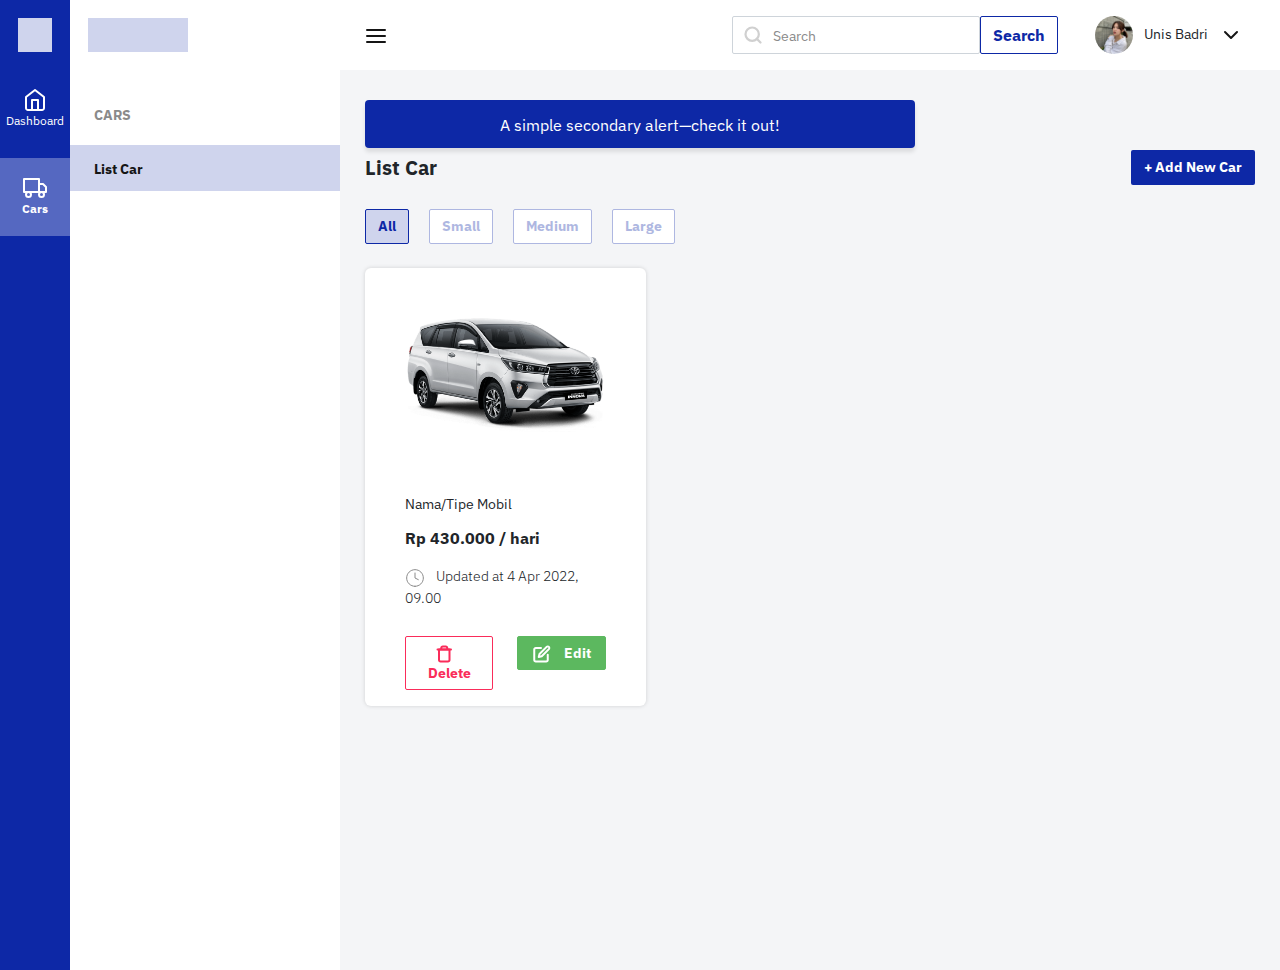
<file: index.html>
<!DOCTYPE html>
<html lang="en">

<head>
    <meta charset="UTF-8">
    <meta http-equiv="X-UA-Compatible" content="IE=edge">
    <meta name="viewport" content="width=device-width, initial-scale=1.0">
    <title>Halo</title>

    <link rel="stylesheet" href="./vendor/bootstrap/css/bootstrap.min.css">

    <link rel="stylesheet" href="./assets/css/style.css">
</head>

<body>
    <div class="main d-flex">
        <div class="sidebar">
            <a href="">
                <img class="logo" src="./assets/img/logo.svg" alt="">
            </a>
            <div class="sidebar-item">
                <ul>
                    <li>
                        <a href="">
                            <img class="sidebar-item-icon" src="./assets/img/fi_home.svg" alt="">
                            <p>Dashboard</p>
                        </a>
                    </li>
                    <li class="active">
                        <a href="">
                            <img class="sidebar-item-icon" src="./assets/img/fi_truck.svg" alt="">
                            <p>Cars</p>
                        </a>
                    </li>
                </ul>
            </div>
        </div>
        <div class="content w-100">
            <nav class="navbar navbar-expand-lg bg-body-white  m-0 p-0">
                <div class="container-fluid m-0 p-0">
                    <a class="navbar-brand m-0 p-0" href="#">
                        <img class="logo-inner" src="./assets/img/logo_inner.svg" alt="Logo" width="100" height="34"
                            class="d-inline-block align-text-top">
                    </a>
                    <button class="navbar-toggler" type="button" data-bs-toggle="collapse"
                        data-bs-target="#navbarSupportedContent" aria-controls="navbarSupportedContent"
                        aria-expanded="false" aria-label="Toggle navigation">
                        <span class="navbar-toggler-icon"></span>
                    </button>
                    <div class="collapse navbar-collapse" id="navbarSupportedContent">
                        <ul class="navbar-nav me-auto mb-2 mb-lg-0">
                            <li class="nav-item">
                                <button class="nav-link">
                                    <img class="menu-icon" src="./assets/img/fi_menu.svg" alt="Menu">
                                </button>
                            </li>
                        </ul>
                        <form class="d-flex" role="search">
                            <div class="search-container">
                                <input class="form-control search-input" type="text" name="search" id="search"
                                    placeholder="Search">
                                <button class="btn btn-outline-custom">Search</button>
                            </div>
                        </form>

                        <div class="d-flex">

                            <button class="btn profile">
                                <img class="profile-picture rounded-circle" src="./assets/img/profile_picture.jpg"
                                    alt="Profile Picture">
                                Unis Badri
                                <img class="arrow-down" src="./assets/img/fi_chevron-down.svg" alt="Chevron Down">
                            </button>
                        </div>
                    </div>
                </div>
            </nav>
            <div class="row m-0 p-0">
                <div class="col m-0 p-0 sidebar-inner">
                    <p>Cars</p>
                    <ul class="sidebar-inner-item">
                        <li>
                            <a href="">List Car</a>
                        </li>

                    </ul>
                </div>
                <div class="col container-content">
                    <nav style="--bs-breadcrumb-divider: '>';" aria-label="breadcrumb">
                        <ol class="breadcrumb ">
                            <li class="breadcrumb-item"><a href="#">Cars</a></li>
                            <li class="breadcrumb-item active" aria-current="page">List Car</li>
                        </ol>
                    </nav>

                    <!-- Alert -->
                    <div class="alert alert-custom alert-primary-custom text-center" role="alert">
                        A simple secondary alert—check it out!
                    </div>

                    <div class="row">
                        <div class="col my-auto">
                            <h3 class="page-title">List Car</h3>


                        </div>
                        <div class="col text-end">
                            <button class="btn btn-custom-primary ">+ Add New Car</button>
                        </div>
                    </div>
                    <div class="filter-menu">
                        <ul>
                            <li>
                                <a class="btn btn-custom-filter active" disabled href="">All</a>
                            </li>
                            <li>
                                <a class="btn btn-custom-filter" href="">Small</a>
                            </li>
                            <li>
                                <a class="btn btn-custom-filter" href="">Medium</a>
                            </li>
                            <li>
                                <a class="btn btn-custom-filter" href="">Large</a>
                            </li>
                        </ul>
                    </div>
                    <div class="car-card">
                        <div class="row">
                            <div class="col-lg-4">
                                <div class="card m-card">
                                    <img src="./assets/img/car_image.png" class="card-img-top" alt="Car Image">
                                    <div class="card-body">
                                        <h5 class="card-title">Nama/Tipe Mobil</h5>
                                        <h5 class="card-subtitle">Rp 430.000 / hari</h5>
                                        <h5 class="card-updated-time">
                                            <img src="./assets/img/fi_clock.svg" alt="Clock">
                                            Updated at 4 Apr 2022, 09.00
                                        </h5>
                                        <div class="row button-action">
                                            <div class="col-6">
                                                <button data-bs-toggle="modal" data-bs-target="#modal{id}"
                                                    class="btn w-100 btn-outline-danger btn-outline-delete text-center"
                                                    href="">
                                                    <img src="./assets/img/fi_trash.svg" alt="Delete Icon">
                                                    Delete
                                                </button>
                                            </div>
                                            <div class="col-6">
                                                <a class="btn w-100 btn-success btn-edit text-center"
                                                    href="update.html">
                                                    <img src="./assets/img/fi_edit.svg" alt="Edit Icon">
                                                    Edit
                                                </a>
                                            </div>
                                            <!-- Modal -->
                                            <div class="modal fade" id="modal{id}" tabindex="-1"
                                                aria-labelledby="exampleModalLabel" aria-hidden="true">
                                                <div class="modal-dialog modal-dialog-centered">
                                                    <div class="modal-content">

                                                        <div class="modal-body text-center">
                                                            <img class="modal-img" src="./assets/img/img_modal.png"
                                                                alt="Modal image">
                                                            <h4 class="modal-title">Menghapus Data Mobil</h4>
                                                            <h5 class="modal-text">Setelah dihapus, data mobil tidak
                                                                dapat
                                                                dikembalikan. Yakin ingin menghapus?</h5>
                                                            <div>
                                                                <a href="delete/id"
                                                                    class="btn btn-custom-primary btn-accept w-auto mx-1">
                                                                    Ya
                                                                </a>
                                                                <button data-bs-dismiss="modal"
                                                                    class="btn btn-outline-custom btn-cancel w-auto mx-1">
                                                                    Tidak
                                                                </button>

                                                            </div>


                                                        </div>

                                                    </div>
                                                </div>
                                            </div>
                                        </div>
                                    </div>
                                </div>
                            </div>



                        </div>
                    </div>
                </div>
            </div>
        </div>
    </div>

    <script src="./vendor/bootstrap/js/bootstrap.bundle.js"></script>
</body>

</html>
</file>
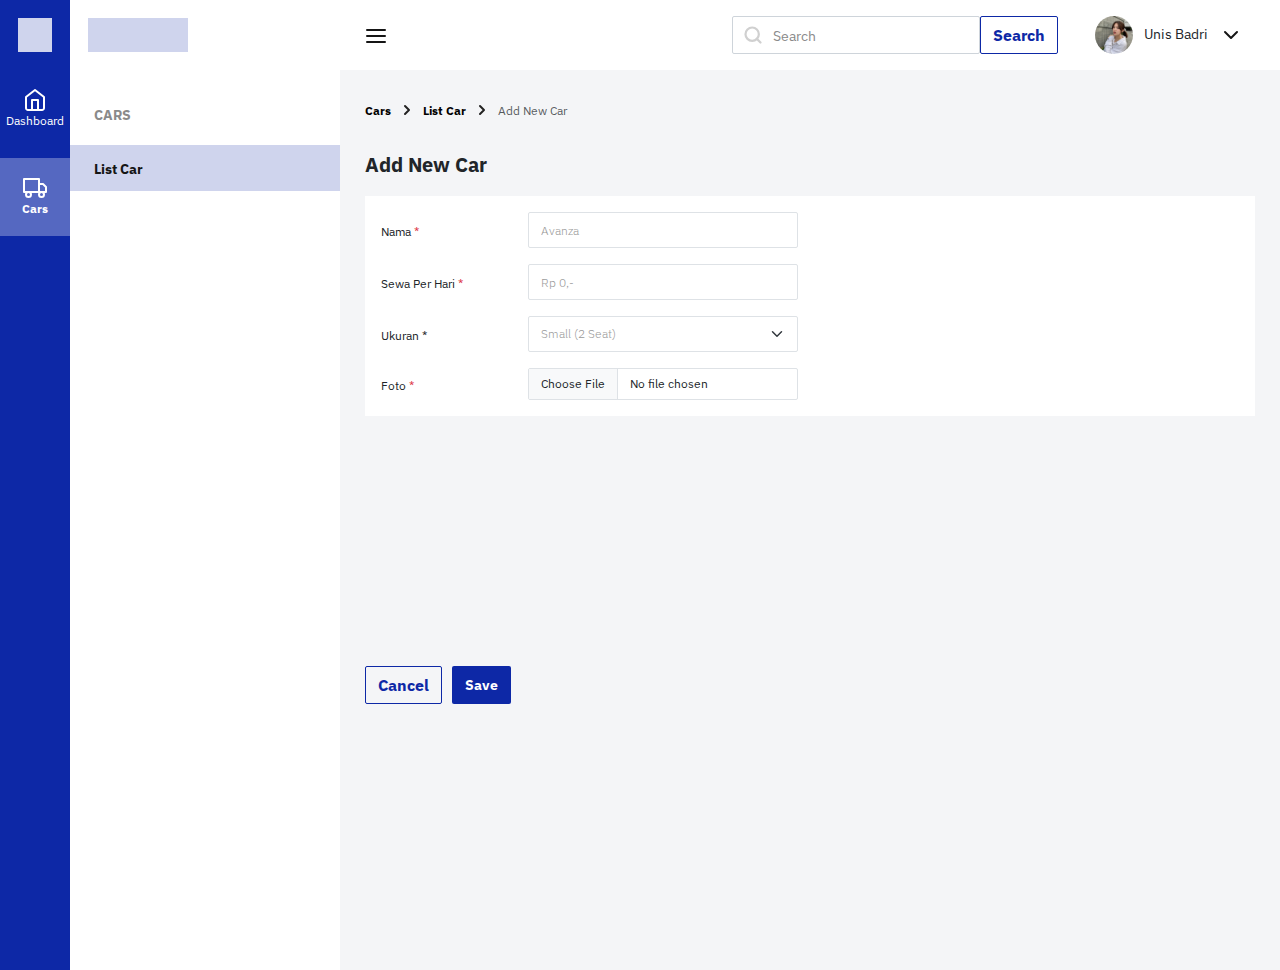
<file: add.html>
<!DOCTYPE html>
<html lang="en">

<head>
    <meta charset="UTF-8">
    <meta http-equiv="X-UA-Compatible" content="IE=edge">
    <meta name="viewport" content="width=device-width, initial-scale=1.0">
    <title>Halo</title>

    <link rel="stylesheet" href="./vendor/bootstrap/css/bootstrap.min.css">

    <link rel="stylesheet" href="./assets/css/style.css">
</head>

<body>
    <div class="main d-flex">
        <div class="sidebar">
            <a href="">
                <img class="logo" src="./assets/img/logo.svg" alt="">
            </a>
            <div class="sidebar-item">
                <ul>
                    <li>
                        <a href="">
                            <img class="sidebar-item-icon" src="./assets/img/fi_home.svg" alt="">
                            <p>Dashboard</p>
                        </a>
                    </li>
                    <li class="active">
                        <a href="">
                            <img class="sidebar-item-icon" src="./assets/img/fi_truck.svg" alt="">
                            <p>Cars</p>
                        </a>
                    </li>
                </ul>
            </div>
        </div>
        <div class="content w-100">
            <nav class="navbar navbar-expand-lg bg-body-white  m-0 p-0">
                <div class="container-fluid m-0 p-0">
                    <a class="navbar-brand m-0 p-0" href="#">
                        <img class="logo-inner" src="./assets/img/logo_inner.svg" alt="Logo" width="100" height="34"
                            class="d-inline-block align-text-top">
                    </a>
                    <button class="navbar-toggler" type="button" data-bs-toggle="collapse"
                        data-bs-target="#navbarSupportedContent" aria-controls="navbarSupportedContent"
                        aria-expanded="false" aria-label="Toggle navigation">
                        <span class="navbar-toggler-icon"></span>
                    </button>
                    <div class="collapse navbar-collapse" id="navbarSupportedContent">
                        <ul class="navbar-nav me-auto mb-2 mb-lg-0">
                            <li class="nav-item">
                                <button class="nav-link">
                                    <img class="menu-icon" src="./assets/img/fi_menu.svg" alt="Menu">
                                </button>
                            </li>
                        </ul>
                        <form class="d-flex" role="search">
                            <div class="search-container">
                                <input class="form-control search-input" type="text" name="search" id="search"
                                    placeholder="Search">
                                <button class="btn btn-outline-custom">Search</button>
                            </div>
                        </form>

                        <div class="d-flex">

                            <button class="btn profile">
                                <img class="profile-picture rounded-circle" src="./assets/img/profile_picture.jpg"
                                    alt="Profile Picture">
                                Unis Badri
                                <img class="arrow-down" src="./assets/img/fi_chevron-down.svg" alt="Chevron Down">
                            </button>
                        </div>
                    </div>
                </div>
            </nav>
            <div class="row m-0 p-0">
                <div class="col m-0 p-0 sidebar-inner">
                    <p>Cars</p>
                    <ul class="sidebar-inner-item">
                        <li>
                            <a href="">List Car</a>
                        </li>

                    </ul>
                </div>
                <div class="col container-content">
                    <nav style="--bs-breadcrumb-divider: '>';" aria-label="breadcrumb">
                        <ol class="breadcrumb ">
                            <li class="breadcrumb-item"><a href="#">Cars</a></li>
                            <li class="breadcrumb-item"><a href="#">List Car</a></li>
                            <li class="breadcrumb-item active" aria-current="page">Add New Car</li>
                        </ol>
                    </nav>
                    <div class="row">
                        <div class="col my-auto">
                            <h3 class="page-title">Add New Car</h3>
                        </div>
                        <div class="col text-end">
                        </div>
                    </div>
                    <div class="container-fluid container-form">
                        <form action="" method="post" enctype="multipart/form-data">
                            <div class="row row-form">
                                <div class="col-lg-2 my-auto">
                                    <label for="name">Nama <span class="text-danger">*</span></label>
                                </div>
                                <div class="col-lg-4 ">
                                    <input class="form-control form-custom" type="text" name="name" placeholder="Avanza"
                                        id="name">
                                </div>
                            </div>
                            <div class="row row-form">
                                <div class="col-lg-2 my-auto">
                                    <label for="rentPerDay">Sewa Per Hari <span class="text-danger">*</span></label>
                                </div>
                                <div class="col-lg-4 ">
                                    <input class="form-control form-custom" type="text" name="rentPerDay"
                                        placeholder="Rp 0,-" id="rentPerDay">
                                </div>
                            </div>
                            <div class="row row-form">
                                <div class="col-lg-2 my-auto">
                                    <label for="name">Ukuran <span>*</span></label>
                                </div>
                                <div class="col-lg-4 ">
                                    <select class="form-select" aria-label="Default select example">
                                        <option value="2" selected>Small (2 Seat)</option>
                                        <option value="4">Medium (4 Seat)</option>
                                        <option value="6">Medium (6 Seat)</option>
                                        <option value="8">Large (8 Seat)</option>
                                    </select>
                                </div>
                            </div>
                            <div class="row row-form">
                                <div class="col-lg-2 my-auto">
                                    <label for="photo">Foto <span class="text-danger">*</span></label>
                                </div>
                                <div class="col-lg-4 ">
                                    <input class="form-control form-file" type="file" id="formFile">
                                </div>
                            </div>


                    </div>

                    <div class="container-fluid">
                        <div class="row button-group ">
                            <button class="btn btn-outline-custom btn-cancel w-auto">Cancel</button>
                            <button class="btn btn-custom-primary  w-auto">Save</button>
                        </div>
                        </form>
                    </div>

                </div>

            </div>



        </div>
    </div>

    <script src="./vendor/bootstrap/js/bootstrap.bundle.js"></script>
</body>

</html>
</file>
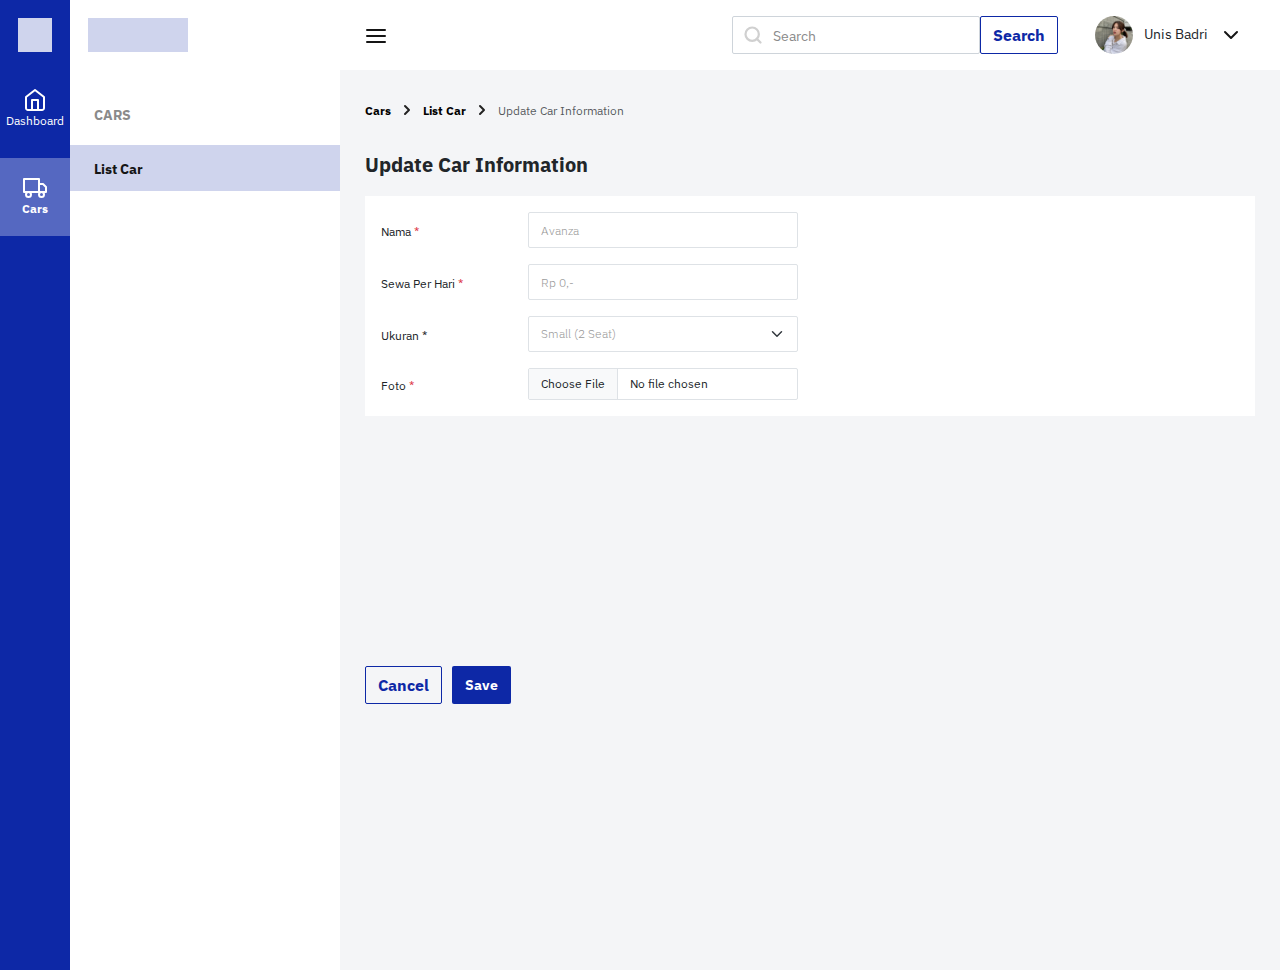
<file: update.html>
<!DOCTYPE html>
<html lang="en">

<head>
    <meta charset="UTF-8">
    <meta http-equiv="X-UA-Compatible" content="IE=edge">
    <meta name="viewport" content="width=device-width, initial-scale=1.0">
    <title>Halo</title>

    <link rel="stylesheet" href="./vendor/bootstrap/css/bootstrap.min.css">

    <link rel="stylesheet" href="./assets/css/style.css">
</head>

<body>
    <div class="main d-flex">
        <div class="sidebar">
            <a href="">
                <img class="logo" src="./assets/img/logo.svg" alt="">
            </a>
            <div class="sidebar-item">
                <ul>
                    <li>
                        <a href="">
                            <img class="sidebar-item-icon" src="./assets/img/fi_home.svg" alt="">
                            <p>Dashboard</p>
                        </a>
                    </li>
                    <li class="active">
                        <a href="">
                            <img class="sidebar-item-icon" src="./assets/img/fi_truck.svg" alt="">
                            <p>Cars</p>
                        </a>
                    </li>
                </ul>
            </div>
        </div>
        <div class="content w-100">
            <nav class="navbar navbar-expand-lg bg-body-white  m-0 p-0">
                <div class="container-fluid m-0 p-0">
                    <a class="navbar-brand m-0 p-0" href="#">
                        <img class="logo-inner" src="./assets/img/logo_inner.svg" alt="Logo" width="100" height="34"
                            class="d-inline-block align-text-top">
                    </a>
                    <button class="navbar-toggler" type="button" data-bs-toggle="collapse"
                        data-bs-target="#navbarSupportedContent" aria-controls="navbarSupportedContent"
                        aria-expanded="false" aria-label="Toggle navigation">
                        <span class="navbar-toggler-icon"></span>
                    </button>
                    <div class="collapse navbar-collapse" id="navbarSupportedContent">
                        <ul class="navbar-nav me-auto mb-2 mb-lg-0">
                            <li class="nav-item">
                                <button class="nav-link">
                                    <img class="menu-icon" src="./assets/img/fi_menu.svg" alt="Menu">
                                </button>
                            </li>
                        </ul>
                        <form class="d-flex" role="search">
                            <div class="search-container">
                                <input class="form-control search-input" type="text" name="search" id="search"
                                    placeholder="Search">
                                <button class="btn btn-outline-custom">Search</button>
                            </div>
                        </form>

                        <div class="d-flex">

                            <button class="btn profile">
                                <img class="profile-picture rounded-circle" src="./assets/img/profile_picture.jpg"
                                    alt="Profile Picture">
                                Unis Badri
                                <img class="arrow-down" src="./assets/img/fi_chevron-down.svg" alt="Chevron Down">
                            </button>
                        </div>
                    </div>
                </div>
            </nav>
            <div class="row m-0 p-0">
                <div class="col m-0 p-0 sidebar-inner">
                    <p>Cars</p>
                    <ul class="sidebar-inner-item">
                        <li>
                            <a href="">List Car</a>
                        </li>

                    </ul>
                </div>
                <div class="col container-content">
                    <nav style="--bs-breadcrumb-divider: '>';" aria-label="breadcrumb">
                        <ol class="breadcrumb ">
                            <li class="breadcrumb-item"><a href="#">Cars</a></li>
                            <li class="breadcrumb-item"><a href="#">List Car</a></li>
                            <li class="breadcrumb-item active" aria-current="page">Update Car Information</li>
                        </ol>
                    </nav>
                    <div class="row">
                        <div class="col my-auto">
                            <h3 class="page-title">Update Car Information</h3>
                        </div>
                        <div class="col text-end">
                        </div>
                    </div>
                    <div class="container-fluid container-form">
                        <form action="" method="post" enctype="multipart/form-data">
                            <div class="row row-form">
                                <div class="col-lg-2 my-auto">
                                    <label for="name">Nama <span class="text-danger">*</span></label>
                                </div>
                                <div class="col-lg-4 ">
                                    <input class="form-control form-custom" type="text" name="name" placeholder="Avanza"
                                        id="name">
                                </div>
                            </div>
                            <div class="row row-form">
                                <div class="col-lg-2 my-auto">
                                    <label for="rentPerDay">Sewa Per Hari <span class="text-danger">*</span></label>
                                </div>
                                <div class="col-lg-4 ">
                                    <input class="form-control form-custom" type="text" name="rentPerDay"
                                        placeholder="Rp 0,-" id="rentPerDay">
                                </div>
                            </div>
                            <div class="row row-form">
                                <div class="col-lg-2 my-auto">
                                    <label for="name">Ukuran <span>*</span></label>
                                </div>
                                <div class="col-lg-4 ">
                                    <select class="form-select" aria-label="Default select example">
                                        <option value="2" selected>Small (2 Seat)</option>
                                        <option value="4">Medium (4 Seat)</option>
                                        <option value="6">Medium (6 Seat)</option>
                                        <option value="8">Large (8 Seat)</option>
                                    </select>
                                </div>
                            </div>
                            <div class="row row-form">
                                <div class="col-lg-2 my-auto">
                                    <label for="photo">Foto <span class="text-danger">*</span></label>
                                </div>
                                <div class="col-lg-4 ">
                                    <input class="form-control form-file" type="file" id="formFile">
                                </div>
                            </div>


                    </div>

                    <div class="container-fluid">
                        <div class="row button-group ">
                            <button class="btn btn-outline-custom btn-cancel w-auto">Cancel</button>
                            <button class="btn btn-custom-primary  w-auto">Save</button>
                        </div>
                        </form>
                    </div>

                </div>

            </div>



        </div>
    </div>

    <script src="./vendor/bootstrap/js/bootstrap.bundle.js"></script>
</body>

</html>
</file>
<file: assets/css/style.css>
@import url("https://fonts.googleapis.com/css2?family=IBM+Plex+Sans:ital,wght@0,100;0,200;0,300;0,400;0,500;0,600;0,700;1,100;1,200;1,300;1,400;1,500;1,600;1,700&display=swap");

* {
  font-family: "IBM Plex Sans", sans-serif;
}

.main {
  min-height: 100vh;
}

.sidebar {
  text-align: center;
  background-color: #0d28a6;
}

.sidebar-item {
}

.sidebar ul {
  margin: 0;
  padding: 0;
}

.sidebar-item .active {
  background-color: #5568c1;
  font-weight: 700;
}

.sidebar-item ul li {
  list-style: none;
  font-size: 12px;
  color: white;
  padding: 18px 6px;
  margin-bottom: 10px;
}

.sidebar-item ul li a {
  color: white;
  text-decoration: none;
}

.sidebar-item ul li p {
  margin: 0;
}

img.logo {
  width: 34px;
  height: 34px;
  margin: 18px;
}

.nav-link img {
  margin-left: 150px;
}

img.logo-inner {
  width: 100px;
  height: 34px;
  margin: 18px;
}

img.menu-icon {
  width: 24px;
  height: 24px;
}

.search-container {
  position: relative;
  display: flex;
  align-items: center;
}

img.profile-picture {
  width: 38px;
  height: 38px;
  margin: 0;
  padding: 0;
  margin-right: 8px;
}

img.arrow-down {
  margin-left: 8px;
}

.profile {
  font-size: 14px;
  margin: 0px 24px;
}

.search-input {
  flex-grow: 1;
  padding-left: 30px; /* Lebar gambar + jarak dari tepi kiri */
  background-image: url("../img/fi_search.svg");
  background-size: 20px 20px; /* Sesuaikan ukuran dengan gambar Anda */
  background-repeat: no-repeat;
  background-position: 10px center; /* Jarak dari kiri, tengah vertikal */
  border-radius: 2px; /* Menambahkan sedikit border-radius agar terlihat lebih baik */
  border: 1px solid #ced4da; /* Menambahkan sedikit border agar terlihat lebih baik */
}

/* Menyembunyikan teks placeholder */
.search-input::placeholder {
  /* color: transparent; */
  padding-left: 10px;
  font-size: 14px;
  color: #8a8a8a;
}

.btn-outline-custom {
  border: 1px solid #0d28a6;
  border-radius: 2px;
  color: #0d28a6;
  font-weight: 700;
}

.btn-outline-custom:hover {
  background-color: #0d28a6;
  color: white;
}
.search-icon {
  display: none; /* Menyembunyikan gambar yang tidak perlu lagi ditampilkan */
}

.sidebar-inner {
  max-width: 270px;
  min-height: 100vh;
  background-color: white;
}

.sidebar-inner p {
  margin: 24px 0px 8px 0px;
  padding: 11px 24px;
  text-transform: uppercase;
  color: #8a8a8a;
  font-size: 14px;
  font-weight: 700;
}

ul.sidebar-inner-item {
  padding: 0;
  margin: 0;
}

ul.sidebar-inner-item li {
  list-style: none;
  background-color: #cfd4ed;
  margin: 0px 0px 8px 0px;
  padding: 11px 24px;
}

ul.sidebar-inner-item a {
  text-decoration: none;
  color: #151515;
  font-weight: 700;
  font-size: 14px;
  line-height: 20px;
}

.container-content {
  background-color: #f4f5f7;
  padding: 32px 25px;
}

.breadcrumb {
  font-size: 12px;
  margin-bottom: 27px;
}

.breadcrumb-item a {
  color: black;
  text-decoration: none;
  font-weight: 700;
  line-height: 18px;
}

.breadcrumb-item.active {
  font-weight: 400;
  line-height: 18px;
}

.breadcrumb {
  --bs-breadcrumb-divider: url("data:image/svg+xml,%3Csvg xmlns='http://www.w3.org/2000/svg' width='16' height='16' viewBox='0 0 16 16' fill='none'%3E%3Cpath d='M6 12L10 8L6 4' stroke='%23222222' stroke-width='2' stroke-linecap='round' stroke-linejoin='round'/%3E%3C/svg%3E");
}

h3.page-title {
  font-size: 20px;
  font-weight: 700;
  line-height: 30px;
  margin: 0;
  padding: 0;
}

.btn-custom-primary {
  background-color: #0d28a6;
  border-radius: 2px;
  color: white;
  font-weight: 700;
  font-size: 14px;
}

.btn-custom-primary:hover,
.btn-custom-filter:hover {
  border: 1px solid #0d28a6;
  color: #0d28a6;
}

.filter-menu {
  margin: 24px 0px;
}

.filter-menu ul {
  margin: 0;
  padding: 0;
}

.btn-custom-filter.active {
  border: 1px solid #0d28a6;
  background-color: #cfd4ed;
  border-radius: 2px;
  color: #0d28a6;
  font-weight: 700;
  margin-right: 16px;
  font-size: 14px;
}

.btn-custom-filter {
  border: 1px solid #aeb7e1;
  background-color: #ffffff;
  border-radius: 2px;
  color: #aeb7e1;
  font-weight: 700;
  margin-right: 16px;
  font-size: 14px;
}

.filter-menu ul li {
  list-style: none;
  display: inline-block;
}

.btn-right {
  text-align: right !important;
}

.card-img-top {
  padding: 24px 24px 8px 24px;
}

.card-title {
  font-size: 14px;
  line-height: 20px;
  font-weight: 400;
  padding: 8px 24px;
}

.card-subtitle {
  padding: 0px 24px;
  font-size: 16px;
  line-height: 24px;
  font-weight: 700;
}

.card-updated-time img {
  width: 20px;
  height: 20px;
  margin-right: 8px;
}

.card-updated-time {
  font-size: 14px;
  line-height: 20px;
  font-weight: 300;
  padding: 16px 24px 20px 24px;
}

.btn-outline-delete img,
.btn-edit img {
  margin-right: 10px;
}

.button-action {
  padding: 0px 24px;
}

.btn-outline-delete {
  border-radius: 2px;
  border: 1px solid #fa2c5a;
  color: #fa2c5a;
  font-weight: 700;
  line-height: 20px;
  font-size: 14px;
}

.btn-edit {
  background-color: #5cb85f;
  border: 0px;
  border-radius: 2px;
  font-weight: 700;
  line-height: 20px;
  font-size: 14px;
  border: 1px solid #5cb85f;
}

.m-card {
  margin-bottom: 24px;
  box-shadow: 0px 0px 4px 0px #00000026;
  border: none;
}

.container-form {
  background-color: white;
  padding: 16px;
  margin-top: 16px;
}

.container-form label {
  font-size: 12px;
}

.container-form .form-custom,
.form-select {
  border-radius: 2px;
  height: 36px;
  font-size: 12px;
}

.container-form .form-custom::placeholder,
.form-select option,
select:valid {
  font-size: 12px;
  color: blue;
  font-weight: 300;
  color: #999999;
}

.form-file {
  font-size: 12px;
  border-radius: 2px;
}

.row-form {
  margin-bottom: 16px;
}

.row-form:last-child {
  margin-bottom: 0px;
}

.button-group {
  margin-top: 250px;
}

.btn-cancel {
  margin-right: 10px;
}

.modal-header {
  border-bottom: none;
}

.modal {
  margin: auto;
}

.modal-content {
  width: 387px;

  border-radius: 4px;
  border: none;
  box-shadow: 0px 0px 8px 0px #0000001a;
}

.modal-body {
  padding: 24px 32px;
}

img.modal-img {
  width: 153px;
  height: 121px;
  margin-bottom: 24px;
}

h4.modal-title {
  font-size: 16px;
  line-height: 24px;
  font-weight: 700;
  margin-bottom: 16px;
}

h5.modal-text {
  font-size: 14px;
  line-height: 20px;
  font-weight: 300;
  margin-bottom: 24px;
}

.alert-custom {
  position: absolute;
  width: 550px;
  height: 48px;
  top: 100px;
  left: 0;
  margin-left: auto;
  right: 0;
  margin-right: auto;
  font-size: 16px;
  font-weight: 400;
  line-height: 24px;
  border-radius: 4px;
  padding: 12px 16px;
  box-shadow: 0px 4px 4px 0px #0000001a;
}

.alert-success-custom {
  background-color: #73ca5c;
  color: white;
}

.alert-dark-custom {
  background-color: #151515;
  color: white;
}

.alert-primary-custom {
  background-color: #0d28a6;
  color: white;
}
</file>
